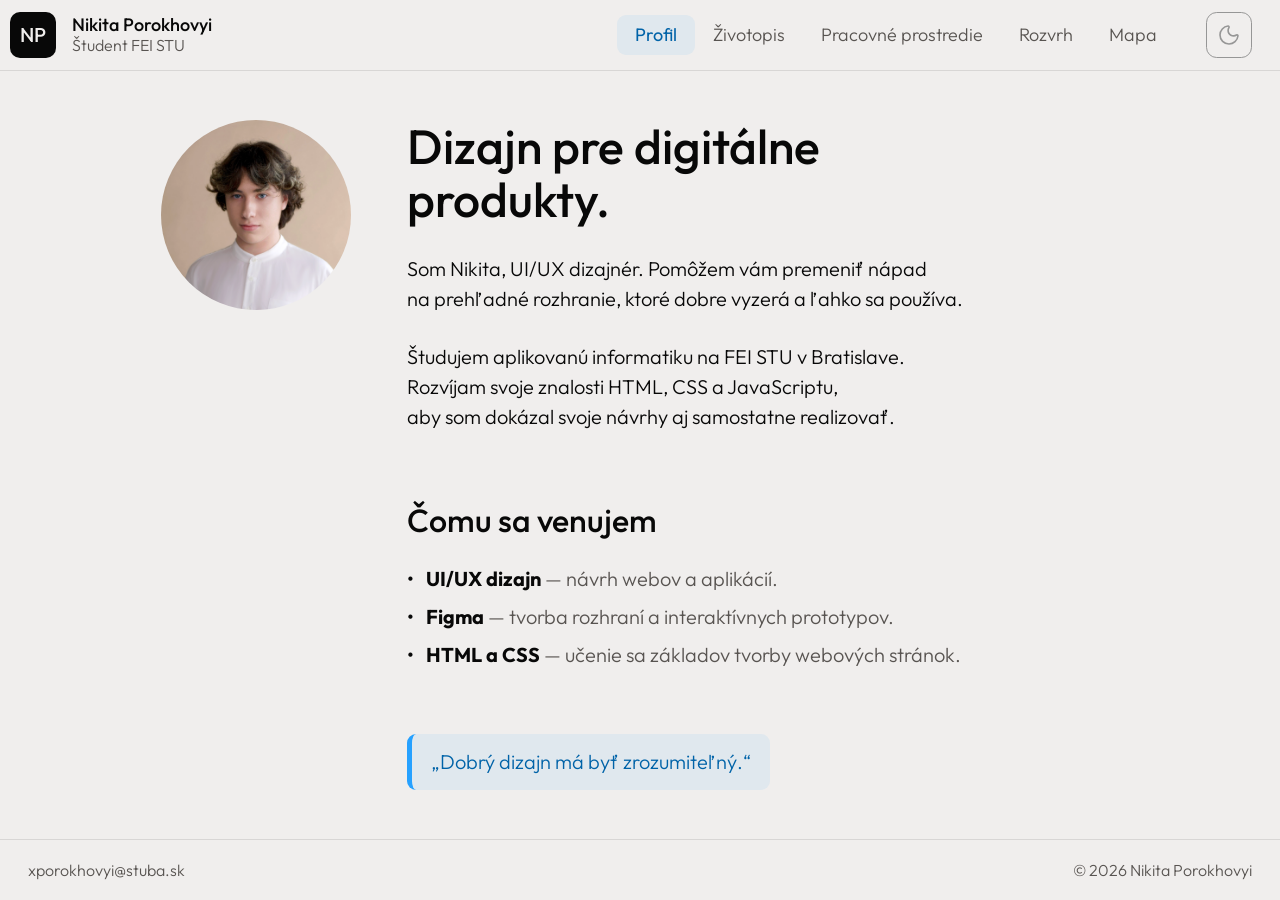
<file: Z1_Porokhovyi/index.html>
<!DOCTYPE html>
<html lang="sk">


<head>
    <meta charset="UTF-8">
    <meta name="viewport" content="width=device-width, initial-scale=1.0">
    <title>Profil · Nikita Porokhovyi</title>
    <meta name="description" content="Som Nikita Porokhovyi, UI/UX dizajnér a študent aplikovanej informatiky na FEI STU v Bratislave.">
    <script src="js/theme.js"></script>
    <link rel="stylesheet" href="css/styles.css">
    <link rel="icon" type="image/png" href="img/favicon.png">
    <meta property="og:title" content="Profil · Nikita Porokhovyi">
    <meta property="og:description" content="Osobná stránka Nikitu Porokhovyiho, študenta FEI STU a dizajnéra. Moje záujmy a zručnosti.">
    <meta property="og:image" content="https://webte1.fei.stuba.sk/~xporokhovyi/Z1_Porokhovyi/img/me.png">
</head>


<body>
    <a class="skip-link" href="#main-content">
        Preskočiť na obsah
    </a>
    <header>

        <div class = "header-flex-container">   
            
            <div class = "header-favicon-container">   
                <div class = "header-favicon">   
                    <p>NP</p>
                </div>

                <div class = "header-favicon-text">   
                    <p class = "favicon-name-text"> Nikita Porokhovyi</p>
                    <p class = "favicon-subtitle-text"> Študent FEI STU</p>
                </div>
            </div>

            <div class="header-actions">
                <input
                    class="header-menu-checkbox"
                    type="checkbox"
                    aria-label="Otvoriť navigáciu"
                >

                <nav class="header-nav-container">
                    <ul class="header-nav-list">
                        <li>
                            <a class="navigation-page-link current" href="index.html">
                                Profil
                            </a>
                        </li>
                        <li>
                            <a class="navigation-page-link" href="pages/cv.html">
                                Životopis
                            </a>
                        </li>
                        <li>
                            <a class="navigation-page-link" href="pages/workspace.html">
                                Pracovné prostredie
                            </a>
                        </li>
                        <li>
                            <a class="navigation-page-link" href="pages/schedule.html">
                                Rozvrh
                            </a>
                        </li>
                        <li>
                            <a class="navigation-page-link" href="pages/map.html">
                                Mapa
                            </a>
                        </li>
                    </ul>
                </nav>

                <button
                    class="theme-toggle"
                    id="theme-toggle"
                    type="button"
                    aria-label="Tmavý režim"
                    aria-pressed="false"
                >
                    <img
                        class="theme-icon-dark"
                        src="img/switch-to-dark-theme.svg"
                        alt=""
                        width="46"
                        height="46"
                    >
                    <img
                        class="theme-icon-light"
                        src="img/switch-to-light-theme.svg"
                        alt=""
                        width="46"
                        height="46"
                    >
                </button>
            </div>

        </div>

    </header>

    <main class="profile-page" id="main-content" tabindex="-1">
        <div class = "profile-intro"> 
            <img 
                class="profile-photo" 
                src="img/me.png" 
                alt="Nikitа Porokhovyi"
                width="190"
                height="190"
                loading="lazy"
            >

            <div class = "text-container">
                <section class = "main-title">
                    <h1>Dizajn pre digitálne produkty.</h1>
                    <p>Som Nikita, UI/UX dizajnér. Pomôžem vám premeniť nápad <br> 
                        na prehľadné rozhranie, ktoré dobre vyzerá a ľahko sa používa.</p>
                    <p>Študujem aplikovanú informatiku na FEI STU v Bratislave. <br>
                        Rozvíjam svoje znalosti HTML, CSS a JavaScriptu, <br>
                        aby som dokázal svoje návrhy aj samostatne realizovať.</p>
                </section>

                <section class="profile-skills">
                    <h2>Čomu sa venujem</h2>

                    <ul class="skills-list">
                        <li class = "line">
                            <p class = "skills-list-point">•</p> <p><strong>UI/UX dizajn</strong></p> <p class = "skill-description">— návrh webov a aplikácií.</p>
                        </li>
                        <li class = "line">
                            <p class = "skills-list-point">•</p> <p><strong>Figma</strong></p> <p class = "skill-description">— tvorba rozhraní a interaktívnych prototypov.</p>
                        </li>
                        <li class = "line">
                            <p class = "skills-list-point">•</p> <p><strong>HTML a CSS</strong></p> <p class = "skill-description">— učenie sa základov tvorby webových stránok.</p>
                        </li>
                    </ul>
                </section>

                <aside class="profile-motto">
                    <p class="motto-text">„Dobrý dizajn má byť zrozumiteľný.“</p>
                </aside>

            </div>

        </div>  
    </main>

    <footer class="site-footer">
        <address class="footer-contact">
            <a href="mailto:xporokhovyi@stuba.sk">
                xporokhovyi@stuba.sk
            </a>
        </address>

        <p class="footer-copyright">© 2026 Nikita Porokhovyi</p>
    </footer>


</body>
</html>
</file>
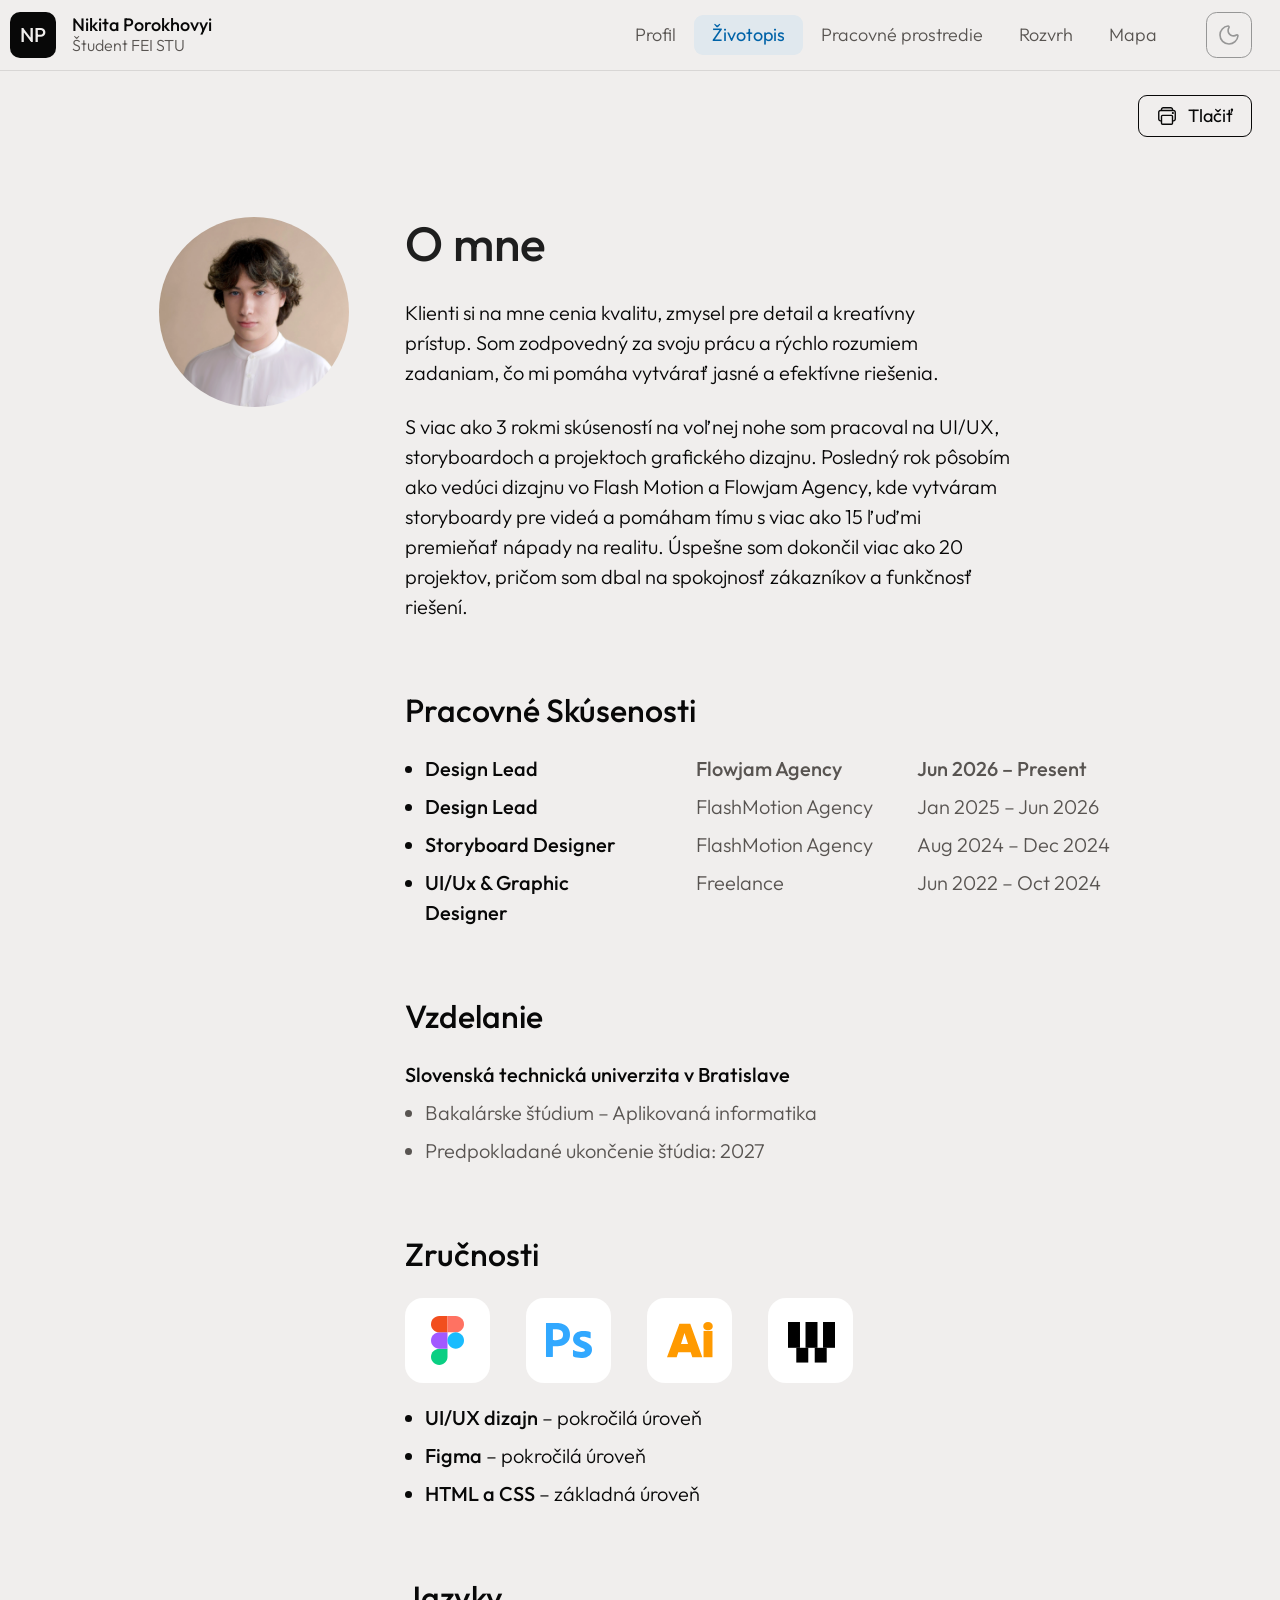
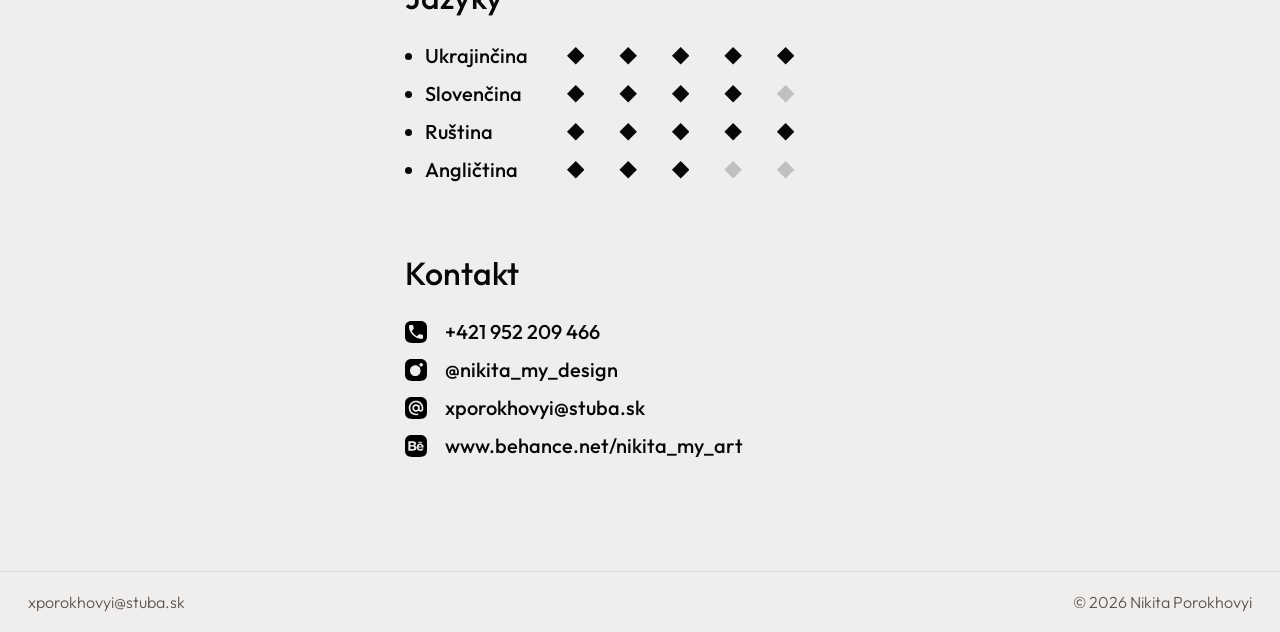
<file: Z1_Porokhovyi/pages/cv.html>
<!DOCTYPE html>
<html lang="sk">


<head>
    <meta charset="UTF-8">
    <meta name="viewport" content="width=device-width, initial-scale=1.0">
    <title>Životopis · Nikita Porokhovyi</title>
    <meta name="description" content="Predstavujem svoje vzdelanie, pracovné skúsenosti, dizajnérske zručnosti a jazykové znalosti.">
    <script src="../js/theme.js"></script>
    <link rel="stylesheet" href="../css/styles.css">
    <link rel="icon" type="image/png" href="../img/favicon.png">
    <link rel="stylesheet" href="../css/print.css" media="print">
    <meta property="og:title" content="Životopis · Nikita Porokhovyi">
    <meta property="og:description" content="Moje vzdelanie, pracovné skúsenosti, dizajnérske zručnosti a jazykové znalosti.">
    <meta property="og:image" content="https://webte1.fei.stuba.sk/~xporokhovyi/Z1_Porokhovyi/img/me.png">
</head>


<body>
    <a class="skip-link" href="#main-content">
        Preskočiť na obsah
    </a>

    <header>

        <div class = "header-flex-container">   
            
            <div class = "header-favicon-container">   
                <div class = "header-favicon">   
                    <p>NP</p>
                </div>

                <div class = "header-favicon-text">   
                    <p class = "favicon-name-text"> Nikita Porokhovyi</p>
                    <p class = "favicon-subtitle-text"> Študent FEI STU</p>
                </div>
            </div>

            <div class="header-actions">
                <input
                    class="header-menu-checkbox"
                    type="checkbox"
                    aria-label="Otvoriť navigáciu"
                >

                <nav class="header-nav-container">
                    <ul class="header-nav-list">
                        <li>
                            <a class="navigation-page-link" href="../index.html">
                                Profil
                            </a>
                        </li>
                        <li>
                            <a class="navigation-page-link current" href="cv.html">
                                Životopis
                            </a>
                        </li>
                        <li>
                            <a class="navigation-page-link" href="workspace.html">
                                Pracovné prostredie
                            </a>
                        </li>
                        <li>
                            <a class="navigation-page-link" href="schedule.html">
                                Rozvrh
                            </a>
                        </li>
                        <li>
                            <a class="navigation-page-link" href="map.html">
                                Mapa
                            </a>
                        </li>
                    </ul>
                </nav>

                <button
                    class="theme-toggle"
                    id="theme-toggle"
                    type="button"
                    aria-label="Tmavý režim"
                    aria-pressed="false"
                >
                    <img
                        class="theme-icon-dark"
                        src="../img/switch-to-dark-theme.svg"
                        alt=""
                        width="46"
                        height="46"
                    >
                    <img
                        class="theme-icon-light"
                        src="../img/switch-to-light-theme.svg"
                        alt=""
                        width="46"
                        height="46"
                    >
                </button>
            </div>

        </div>

    </header>

    <main class="cv-page" id="main-content" tabindex="-1">
        <div class="cv-top">
            <button class="cv-print-button" type="button" onclick="window.print()">
                <img src="../img/famicons_print-outline.svg" alt="" width="22" height="22">
                Tlačiť
            </button>
        </div>

        <div class="cv-content">
            <img class="cv-photo" src="../img/me.png"
                alt="Nikita Porokhovyi" width="190" height="190" loading="lazy">

            <div class="cv-text">
                <div class="cv-column">
                    <section class="cv-intro">
                        <h1>O mne</h1>
                        <div class="cv-about-text">
                            <p>Klienti si na mne cenia kvalitu, zmysel pre detail a kreatívny prístup.
                                Som zodpovedný za svoju prácu a rýchlo rozumiem zadaniam, čo mi pomáha
                                vytvárať jasné a efektívne riešenia.</p>
                            <p>S viac ako 3 rokmi skúseností na voľnej nohe som pracoval na UI/UX,
                                storyboardoch a projektoch grafického dizajnu. Posledný rok pôsobím
                                ako vedúci dizajnu vo Flash Motion a Flowjam Agency, kde vytváram storyboardy
                                pre videá a pomáham tímu s viac ako 15 ľuďmi premieňať nápady na realitu.
                                Úspešne som dokončil viac ako 20 projektov, pričom som dbal na spokojnosť
                                zákazníkov a funkčnosť riešení.</p>
                        </div>
                    </section>

                    <section class="cv-section">
                        <h2>Pracovné Skúsenosti</h2>
                        <ul class="cv-work-list">
                            <li class="cv-current-work">
                                <div class="cv-work-row">
                                    <strong>Design Lead</strong>
                                    <span class="cv-gray-text">Flowjam Agency</span>
                                    <span class="cv-gray-text">Jun 2026 – Present</span>
                                </div>
                            </li>
                            <li>
                                <div class="cv-work-row">
                                    <strong>Design Lead</strong>
                                    <span class="cv-gray-text">FlashMotion Agency</span>
                                    <span class="cv-gray-text">Jan 2025 – Jun 2026</span>
                                </div>
                            </li>
                            <li>
                                <div class="cv-work-row">
                                    <strong>Storyboard Designer</strong>
                                    <span class="cv-gray-text">FlashMotion Agency</span>
                                    <span class="cv-gray-text">Aug 2024 – Dec 2024</span>
                                </div>
                            </li>
                            <li>
                                <div class="cv-work-row">
                                    <strong>UI/Ux &amp; Graphic Designer</strong>
                                    <span class="cv-gray-text">Freelance</span>
                                    <span class="cv-gray-text">Jun 2022 – Oct 2024</span>
                                </div>
                            </li>
                        </ul>
                    </section>

                    <section class="cv-section">
                        <h2>Vzdelanie</h2>
                        <div class="cv-education">
                            <p><strong>Slovenská technická univerzita v Bratislave</strong></p>
                            <ul class="cv-education-list cv-gray-text">
                                <li>Bakalárske štúdium – Aplikovaná informatika</li>
                                <li>Predpokladané ukončenie štúdia: 2027</li>
                            </ul>
                        </div>
                    </section>
                </div>

                <div class="cv-column">
                    <section class="cv-section">
                        <h2>Zručnosti</h2>
                        <div class="cv-program-icons">
                            <img src="../img/cv-figma-logo.svg" alt="Figma" width="85" height="85">
                            <img src="../img/cv-ps-logo.svg" alt="Photoshop" width="85" height="85">
                            <img src="../img/cv-ai-logo.svg" alt="Illustrator" width="85" height="85">
                            <img src="../img/cv-weave-logo.svg" alt="Weave" width="85" height="85">
                        </div>
                        <ul class="cv-education-list">
                            <li><strong>UI/UX dizajn</strong> – pokročilá úroveň</li>
                            <li><strong>Figma</strong> – pokročilá úroveň</li>
                            <li><strong>HTML a CSS</strong> – základná úroveň</li>
                        </ul>
                    </section>

                    <section class="cv-section">
                        <h2>Jazyky</h2>
                        <ul class="cv-language-list">
                            <li>
                                <div class="cv-language-row">
                                    <strong>Ukrajinčina</strong>
                                    <span class="cv-language-level" role="img" aria-label="5 z 5">
                                        <span></span><span></span><span></span><span></span><span></span>
                                    </span>
                                </div>
                            </li>
                            <li>
                                <div class="cv-language-row">
                                    <strong>Slovenčina</strong>
                                    <span class="cv-language-level" role="img" aria-label="4 z 5">
                                        <span></span><span></span><span></span><span></span><span class="cv-level-empty"></span>
                                    </span>
                                </div>
                            </li>
                            <li>
                                <div class="cv-language-row">
                                    <strong>Ruština</strong>
                                    <span class="cv-language-level" role="img" aria-label="5 z 5">
                                        <span></span><span></span><span></span><span></span><span></span>
                                    </span>
                                </div>
                            </li>
                            <li>
                                <div class="cv-language-row">
                                    <strong>Angličtina</strong>
                                    <span class="cv-language-level" role="img" aria-label="3 z 5">
                                        <span></span><span></span><span></span><span class="cv-level-empty"></span><span class="cv-level-empty"></span>
                                    </span>
                                </div>
                            </li>
                        </ul>
                    </section>

                    <section class="cv-section">
                        <h2>Kontakt</h2>
                        <address class="cv-contact">
                            <a href="tel:+421952209466">
                                <img src="../img/phone.svg" alt="" width="22" height="22">
                                <span>+421 952 209 466</span>
                            </a>
                            <a href="https://www.instagram.com/nikita_my_design/">
                                <img src="../img/ig.svg" alt="" width="22" height="22">
                                <span>@nikita_my_design</span>
                            </a>
                            <a href="mailto:xporokhovyi@stuba.sk">
                                <img src="../img/mail.svg" alt="" width="22" height="22">
                                <span>xporokhovyi@stuba.sk</span>
                            </a>
                            <a href="https://www.behance.net/nikita_my_art">
                                <img src="../img/behance.svg" alt="" width="22" height="22">
                                <span>www.behance.net/nikita_my_art</span>
                            </a>
                        </address>
                    </section>
                </div>
            </div>
        </div>
    </main>



    <footer class="site-footer">
        <address class="footer-contact">
            <a href="mailto:xporokhovyi@stuba.sk">
                xporokhovyi@stuba.sk
            </a>
        </address>

        <p class="footer-copyright">© 2026 Nikita Porokhovyi</p>
    </footer>

</body>
</html>
</file>
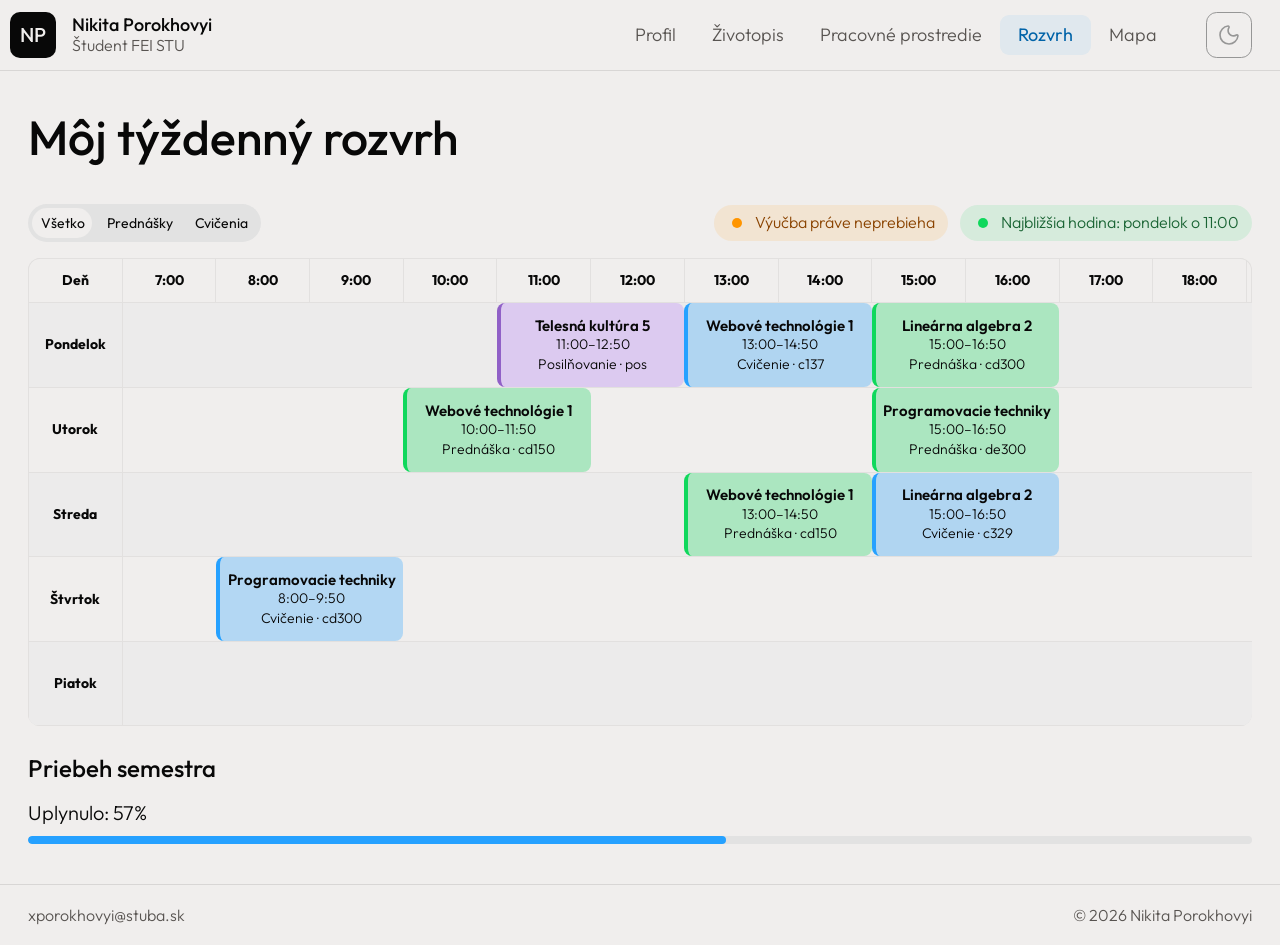
<file: Z1_Porokhovyi/pages/schedule.html>
<!DOCTYPE html>
<html lang="sk">


<head>
    <meta charset="UTF-8">
    <meta name="viewport" content="width=device-width, initial-scale=1.0">
    <title>Rozvrh · Nikita Porokhovyi</title>
    <meta name="description" content="Pozrite si môj týždenný rozvrh, najbližšiu hodinu a priebeh semestra.">
    <script src="../js/theme.js"></script>
    <link rel="stylesheet" href="../css/styles.css">
    <link rel="icon" type="image/png" href="../img/favicon.png">
    <script src="../js/script.js" defer></script>
    <meta property="og:title" content="Rozvrh · Nikita Porokhovyi">
    <meta property="og:description" content="Môj rozvrh na FEI STU s filtrovaním výučby, aktuálnou hodinou a priebehom semestra.">
    <meta property="og:image" content="https://webte1.fei.stuba.sk/~xporokhovyi/Z1_Porokhovyi/img/me.png">
</head>

<body> 
    <a class="skip-link" href="#main-content">
        Preskočiť na obsah
    </a>

    <header>

        <div class = "header-flex-container">   
            <div class = "header-favicon-container">   
                <div class = "header-favicon">   
                    <p>NP</p>
                </div>

                <div class = "header-favicon-text">   
                    <p class = "favicon-name-text"> Nikita Porokhovyi</p>
                    <p class = "favicon-subtitle-text"> Študent FEI STU</p>
                </div>
            </div>

            <div class="header-actions">
                <input
                    class="header-menu-checkbox"
                    type="checkbox"
                    aria-label="Otvoriť navigáciu"
                >

                <nav class="header-nav-container">
                    <ul class="header-nav-list">
                        <li>
                            <a class="navigation-page-link" href="../index.html">
                                Profil
                            </a>
                        </li>
                        <li>
                            <a class="navigation-page-link" href="cv.html">
                                Životopis
                            </a>
                        </li>
                        <li>
                            <a class="navigation-page-link" href="workspace.html">
                                Pracovné prostredie
                            </a>
                        </li>
                        <li>
                            <a class="navigation-page-link current" href="schedule.html">
                                Rozvrh
                            </a>
                        </li>
                        <li>
                            <a class="navigation-page-link" href="map.html">
                                Mapa
                            </a>
                        </li>
                    </ul>
                </nav>

                <button
                    class="theme-toggle"
                    id="theme-toggle"
                    type="button"
                    aria-label="Tmavý režim"
                    aria-pressed="false"
                >
                    <img
                        class="theme-icon-dark"
                        src="../img/switch-to-dark-theme.svg"
                        alt=""
                        width="46"
                        height="46"
                    >
                    <img
                        class="theme-icon-light"
                        src="../img/switch-to-light-theme.svg"
                        alt=""
                        width="46"
                        height="46"
                    >
                </button>
            </div>

        </div>

    </header>

    <main class="schedule-page" id="main-content" tabindex="-1">
            <h1>Môj týždenný rozvrh</h1>

            <div class="schedule-toolbar">
                <div class="schedule-filters">

                    <span class="filter-slider"></span>

                    <button
                        type="button"
                        data-filter="all"
                        class="selected"
                        aria-pressed="true"
                    >
                        Všetko
                    </button>

                    <button
                        type="button"
                        data-filter="lecture"
                        aria-pressed="false"
                    >
                        Prednášky
                    </button>

                    <button
                        type="button"
                        data-filter="exercise"
                        aria-pressed="false"
                    >
                        Cvičenia
                    </button>
                </div>

                <div class="study-status-container">
                    <div class="study-current-status">
                        <div class="status-point"> </div>
                        <p class="status-description">Výučba práve neprebieha</p>
                    </div>

                    <div class="next-lesson">
                        <div class="next-lesson-point"> </div>
                        <p class="next-lesson-description">Najbližšia hodina: piatok o 8:00</p>
                    </div>


                </div>


            
            </div>

<p id="schedule-status"></p>

            <div
                class="schedule-scroll-and-radius"
                tabindex="0"
                role="region"
                aria-label="Týždenný rozvrh. Na posúvanie použite šípky.">

                <table class="schedule-table">
                    <thead>
                        <tr>
                            <th>Deň</th>
                            <th>7:00</th>
                            <th>8:00</th>
                            <th>9:00</th>
                            <th>10:00</th>
                            <th>11:00</th>
                            <th>12:00</th>
                            <th>13:00</th>
                            <th>14:00</th>
                            <th>15:00</th>
                            <th>16:00</th>
                            <th>17:00</th>
                            <th>18:00</th>
                            <th>19:00</th>
                            <th>20:00</th>
                            <th>21:00</th>
                        </tr>
                    </thead>

                    <tbody>
                        <tr>
                            <th>Pondelok</th>
                            <td colspan="4"> </td>
                            <td colspan="2" style="padding: 0;">
                                <div class="exercise sport"
                                    data-day="1"
                                    data-start="11:00"
                                    data-end="12:50"
                                    data-type="exercise">
                                    
                                    <p class="bold">Telesná kultúra 5</p>
                                    11:00–12:50<br>
                                    Posilňovanie · pos
                                </div>
                            </td>

                            <td colspan="2" style="padding: 0;">
                                <div class="exercise"
                                    data-day="1"
                                    data-start="13:00"
                                    data-end="14:50"
                                    data-type="exercise">

                                    <p class="bold">Webové technológie 1</p>
                                    13:00–14:50<br>
                                    Cvičenie · c137
                                </div>
                            </td>

                            <td colspan="2" style="padding: 0;">
                                <div class="lecture"
                                    data-day="1"
                                    data-start="15:00"
                                    data-end="16:50"
                                    data-type="lecture">

                                    <p class="bold">Lineárna algebra 2</p>
                                    15:00–16:50<br>
                                    Prednáška · cd300
                                </div>
                            </td>
                            <td colspan="5"> </td>
                            
                        </tr>

                        <tr>
                            <th>Utorok</th>
                            <td colspan="3"> </td>
                            <td colspan="2" style="padding: 0;">
                                <div class="lecture"
                                    data-day="2"
                                    data-start="10:00"
                                    data-end="11:50"
                                    data-type="lecture">

                                    <p class="bold">Webové technológie 1</p>
                                    10:00–11:50<br>
                                    Prednáška · cd150
                                </div>
                            </td>
                            <td colspan="3"> </td>
                            <td colspan="2" style="padding: 0;">
                                <div class="lecture"
                                    data-day="2"
                                    data-start="15:00"
                                    data-end="16:50"
                                    data-type="lecture">

                                    <p class="bold">Programovacie techniky</p>
                                    15:00–16:50<br>
                                    Prednáška · de300
                                </div>
                            </td>
                            <td colspan="5"> </td>
                        </tr>
                        
                        <tr>
                            <th>Streda</th>
                            <td colspan="6"> </td>
                            <td colspan="2" style="padding: 0;">
                                <div class="lecture"
                                    data-day="3"
                                    data-start="13:00"
                                    data-end="14:50"
                                    data-type="lecture">

                                    <p class="bold">Webové technológie 1</p>
                                    13:00–14:50<br>
                                    Prednáška · cd150
                                </div>
                            </td>
                            <td colspan="2" style="padding: 0;">
                                <div class="exercise"
                                    data-day="3"
                                    data-start="15:00"
                                    data-end="16:50"
                                    data-type="exercise">

                                    <p class="bold">Lineárna algebra 2</p>
                                    15:00–16:50<br>
                                    Cvičenie · c329
                                </div>
                            </td>
                            <td colspan="5"> </td>
                        </tr>
                        <tr>
                            <th>Štvrtok</th>
                            <td> </td>
                            <td colspan="2" style="padding: 0;">
                                <div class="exercise"
                                    data-day="4"
                                    data-start="8:00"
                                    data-end="9:50"
                                    data-type="exercise">
                                    
                                    <p class="bold">Programovacie techniky</p>
                                    8:00–9:50<br>
                                    Cvičenie · cd300
                                </div>
                            </td>
                            <td colspan="12"> </td>
                        </tr>
                        <tr>
                            <th>Piatok</th>
                            <td colspan="15" style="height: 59px;"> </td>            
                        </tr>

                    </tbody>
                </table>
            </div>

            <div class="semester-progress">
                <h2>Priebeh semestra</h2>
                <p>
                    Uplynulo:
                    <span class="semester-percent">0%</span>
                </p>

                <div class="semester-bar">
                    <div class="semester-bar-fill"></div>
                </div>
            </div>
            
        </main>
    <footer class="site-footer">
        <address class="footer-contact">
            <a href="mailto:xporokhovyi@stuba.sk">xporokhovyi@stuba.sk</a>
        </address>

        <p class="footer-copyright">© 2026 Nikita Porokhovyi</p>
    </footer>


</body>
</html>
</file>
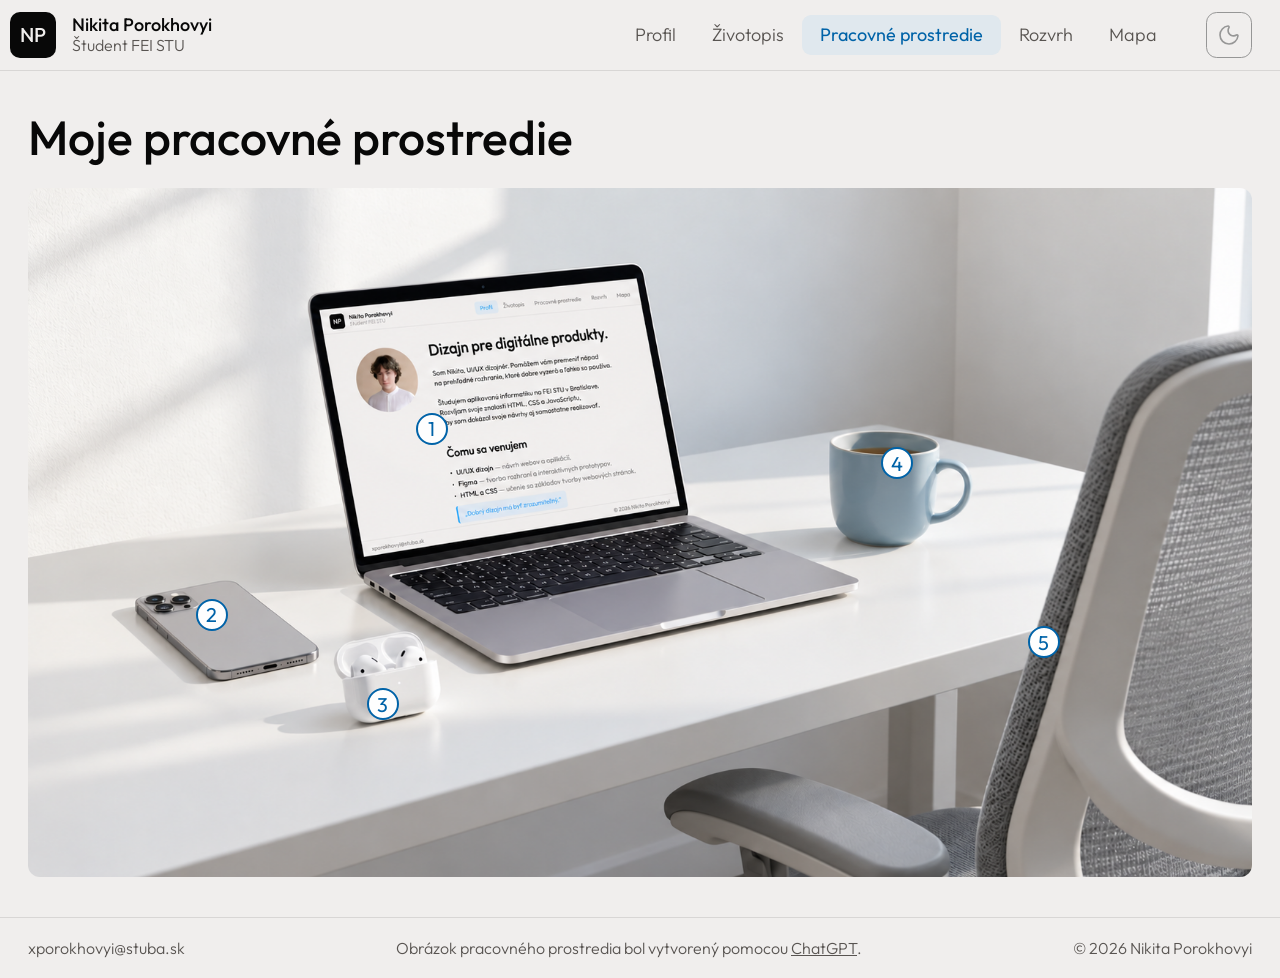
<file: Z1_Porokhovyi/pages/workspace.html>
<!DOCTYPE html>
<html lang="sk">


<head>
    <meta charset="UTF-8">
    <meta name="viewport" content="width=device-width, initial-scale=1.0">
    <title>Pracovné prostredie · Nikita Porokhovyi</title>
    <meta name="description" content="Ukazujem svoje pracovné prostredie a pomôcky, ktoré používam pri dizajne a programovaní.">
    <script src="../js/theme.js"></script>
    <link rel="stylesheet" href="../css/styles.css">
    <link rel="icon" type="image/png" href="../img/favicon.png">
    <meta property="og:title" content="Pracovné prostredie · Nikita Porokhovyi">
    <meta property="og:description" content="Moje pracovné prostredie s interaktívnymi bodmi a popisom vybavenia.">
    <meta property="og:image" content="https://webte1.fei.stuba.sk/~xporokhovyi/Z1_Porokhovyi/img/me.png">
</head>

<body> 
    <a class="skip-link" href="#main-content">
        Preskočiť na obsah
    </a>
    <header>
        <div class = "header-flex-container">   
            <div class = "header-favicon-container">   
                <div class = "header-favicon">   
                    <p>NP</p>
                </div>

                <div class = "header-favicon-text">   
                    <p class = "favicon-name-text"> Nikita Porokhovyi</p>
                    <p class = "favicon-subtitle-text"> Študent FEI STU</p>
                </div>
            </div>

            <div class="header-actions">
                <input
                    class="header-menu-checkbox"
                    type="checkbox"
                    aria-label="Otvoriť navigáciu"
                >

                <nav class="header-nav-container">
                    <ul class="header-nav-list">
                        <li>
                            <a class="navigation-page-link" href="../index.html">
                                Profil
                            </a>
                        </li>
                        <li>
                            <a
                                class="navigation-page-link"
                                href="cv.html"
                            >
                                Životopis
                            </a>
                        </li>
                        <li>
                            <a class="navigation-page-link current" 
                                href="workspace.html"
                                aria-current="page">
                                Pracovné prostredie
                            </a>
                        </li>
                        <li>
                            <a class="navigation-page-link" 
                                href="schedule.html">
                                Rozvrh
                            </a>
                        </li>
                        <li>
                            <a class="navigation-page-link" 
                                href="map.html">
                                Mapa
                            </a>
                        </li>
                    </ul>
                </nav>

                <button
                    class="theme-toggle"
                    id="theme-toggle"
                    type="button"
                    aria-label="Tmavý režim"
                    aria-pressed="false"
                >
                    <img
                        class="theme-icon-dark"
                        src="../img/switch-to-dark-theme.svg"
                        alt=""
                        width="46"
                        height="46"
                    >
                    <img
                        class="theme-icon-light"
                        src="../img/switch-to-light-theme.svg"
                        alt=""
                        width="46"
                        height="46"
                    >
                </button>
            </div>

        </div>

    </header>


    <main class="workspace-page" id="main-content" tabindex="-1">
        <h1>Moje pracovné prostredie</h1>
        <div class="workspace-image">
            <img
                src="../img/my_workspace.png"
                alt="Pracovný stôl s MacBookom Air, iPhonom, AirPods, modrou šálkou a ergonomickým kreslom"
            >

            <div class="workspace-point laptop-point">
                <button type="button" aria-label="MacBook Air M1" aria-describedby="laptop-description">1</button>
                <div class="point-description" id="laptop-description">
                    <h2>MacBook Air M1</h2>
                    <p>Používam ho na tvorbu návrhov vo Figme,
                        programovanie a prácu na webových projektoch.</p>
                </div>
            </div>

            <div class="workspace-point phone-point">
                <button type="button" aria-label="iPhone 15 Pro Max" aria-describedby="phone-description">2</button>
                <div class="point-description" id="phone-description">
                    <h2>iPhone 15 Pro Max</h2>
                    <p>Testujem na ňom, ako sa moje webové stránky
                    správajú na menšom displeji.</p>
                </div>
            </div>

            <div class="workspace-point airpods-point">
                <button type="button" aria-label="AirPods Pro 2" aria-describedby="airpods-description">3</button>
                <div class="point-description" id="airpods-description">
                    <h2>AirPods Pro 2</h2>
                    <p>Pomáhajú mi sústrediť sa pri práci
                        a nerušene komunikovať s tímom.</p>
                </div>
            </div>

            <div class="workspace-point cup-point point-left">
                <button type="button" aria-label="Modrá šálka s čajom" aria-describedby="cup-description">4</button>
                <div class="point-description" id="cup-description">
                    <h2>Modrá šálka s čajom</h2>
                    <p>Krátka prestávka pri čaji mi pomáha
                        udržať pozornosť počas dlhšej práce.</p>
                </div>
            </div>

            <div class="workspace-point chair-point point-left">
                <button type="button" aria-label="Ergonomické kreslo" aria-describedby="chair-description">5</button>
                <div class="point-description" id="chair-description">
                    <h2>Ergonomické kreslo</h2>
                    <p>Poskytuje mi pohodlie pri dlhšom
                        sedení pri počítači.</p>
                </div>
            </div>
            
        </div>

    
    </main>


    <footer class="site-footer">
        <address class="footer-contact">
            <a href="mailto:xporokhovyi@stuba.sk">xporokhovyi@stuba.sk</a>
        </address>

        <span>Obrázok pracovného prostredia bol vytvorený pomocou
            <a href="https://chatgpt.com/">ChatGPT</a>.
        </span>

        <p class="footer-copyright">© 2026 Nikita Porokhovyi</p>
    </footer>


</body>
</html>
</file>
<file: Z1_Porokhovyi/css/styles.css>
@font-face {
    font-family: "Outfit";
    src: url(../fonts/Outfit-Light.woff2) format("woff2");
    font-weight: 300;
    font-style: normal;
    font-display: swap;
}

@font-face {
    font-family: "Outfit";
    src: url(../fonts/Outfit-Regular.woff2) format("woff2");
    font-weight: 400;
    font-style: normal;
    font-display: swap;
}

@font-face {
    font-family: "Outfit";
    src: url(../fonts/Outfit-Medium.woff2) format("woff2");
    font-weight: 500;
    font-style: normal;
    font-display: swap;
}

@font-face {
    font-family: "Outfit";
    src: url(../fonts/Outfit-SemiBold.woff2) format("woff2");
    font-weight: 600;
    font-style: normal;
    font-display: swap;
}

@font-face {
    font-family: "Outfit";
    src: url(../fonts/Outfit-Bold.woff2) format("woff2");
    font-weight: 700;
    font-style: normal;
    font-display: swap;
}

@font-face {
    font-family: "Outfit";
    src: url(../fonts/Outfit-ExtraBold.woff2) format("woff2");
    font-weight: 800;
    font-style: normal;
    font-display: swap;
}

:root{
     color-scheme: light;
    --white: #fefefe;
    --black: #080808;
    --motto-bg: rgba(38, 161, 255, 0.08);
    --line-color: rgba(0, 0, 0, 0.10);
    --status-bg: rgba(245, 211, 166, 0.38);
    --next-lesson-bg: #D6EBDC;
    --cv-heading-color: #1E1E1E;
    --cv-muted-color: rgba(0, 0, 0, 0.6);
    --text-color: #080808;
    --bg-color: #F0EEED;
    --blue: #26A1FF;
    --button-hover: #e2e0df;
    --button-active: #E0E8EE; 
    --schedule-border: #E2E0DF;
    --exercise-bg: rgba(38, 161, 255, 0.30);
    --lecture-bg: #ABE6C0; 
    --lecture-border: #0FD85C;
    --table-gray-bg: #ECEBEB;
    --current-lesson-border: #FF9500;
    --current-lesson-bg: #F5D3A6;
    --schedule-filter: #e2e2e2;
    --map-border: rgba(0, 0, 0, 0.12);
    --map-muted: #707070;
    --map-panel: #ffffff;
    --map-place: #ad5b08;
    --map-distance-div: #e6f4ff;
    --map-placeholder: #cbcbcb;
    --sport-bg: #dccaf0;
    --sport-border: #9060c7;
    --radius: 9px;
    --space: 8px;
    --accent-text: #0063a8;
    --on-accent: #fefefe;
    --muted-text: #585451;
    --focus-color: #0063a8;
    --status-text: #8a4300;
    --next-lesson-text: #1a6434;
    --cv-muted-color: var(--muted-text);
    --map-muted: var(--muted-text);
    --map-placeholder: var(--muted-text);
    --pin-text: #fefefe;
    --school-pin-bg: #1263a6;
    --home-pin-bg: #333333;
    --place-pin-bg: #8a4600;

}

p {
    color: var(--text-color);
    font-family: "Outfit";
    font-size: 20px;
    font-style: normal;
    font-weight: 300;
    line-height: 150%;
    margin: 0;
}

h1  {
    color: var(--text-color);
    font-family: "Outfit";
    font-size: 48px;
    font-style: normal;
    font-weight: 500;
    line-height: 110%;
    margin: 0;
}

h2 {
    color: var(--text-color);
    font-family: "Outfit";
    font-size: 32px;
    font-style: normal;
    font-weight: 500;
    line-height: 150%;
    margin: 0;
}

body {
    margin: 0;
    background-color: var(--bg-color);
    min-height: 100vh;
    display: flex;
    flex-direction: column;
}


main {
    flex: 1;
    display: flex;
    align-items: center;
    justify-content: center;
    

    padding: 40px 249px 40px 162px;
    
}


.profile-intro {
    width: 100%;
    display: flex;
    align-items: flex-start;
    justify-content: center;
    gap: 56px;

}

.profile-photo{
    width: 190px;
    height: 190px;
    border-radius: 100%;
}

.text-container{
    display: flex;
    width: 625px;
    flex-direction: column;
    align-items: flex-start;
    gap: 64px;
}

.text-container .main-title{
    display: flex;
    flex-direction: column;
    align-items: flex-start;
    gap: 28px;
    align-self: stretch;
}


.profile-skills{
    display: flex;
    width: 625px;
    flex-direction: column;
    align-items: flex-start;
    gap: 20px;
}

.skills-list{
    display: flex;
    flex-direction: column;
    align-items: flex-start;
    gap: var(--space);
    align-self: stretch;

    margin: 0;
    padding: 0;

    list-style: none;
    text-decoration: none;
}

.line{
    display: flex;
    align-items: center;
    gap: 4px;
}

.skills-list-point{
    width: 15px;
    font-weight: 500;
    line-height: 150%; /* 30px */   

}

.skill-description{
    opacity: 0.6;
}


.profile-motto{
    display: flex;
    padding: 13px 19px;
    justify-content: center;
    align-items: center;
    gap: 10px;

    border-radius: var(--radius);
    border-left: 5px solid var(--blue);
    background: var(--motto-bg);
}

.motto-text{
    margin: 0;
    color: var(--blue);
}




.header-flex-container{
    display: flex;
    justify-content: space-between;
    align-items: center;
    width: 100%;
    height: 70px;
    border-bottom: 1px solid var(--line-color);
    background: var(--bg-color);
}

.header-favicon-container{
    display: flex;
    align-items: center;
    padding: 10px;
}

.header-nav-list{
    display: flex;
    margin: 0;
}

.header-favicon{
    display: flex;
    width: 46px;
    height: 46px;
    justify-content: center;
    align-items: center;
    background: var(--text-color);
    color: var(--bg-color);
    border-radius: 10px;
}
.header-favicon p{
    color: var(--bg-color);
    font-weight: 500;
}

.header-favicon-text{
    padding: 0 0 0 16px;
}


.favicon-name-text{
    font-size: 18px;
    font-style: normal;
    font-weight: 500;
    line-height: 110%; /* 19.8px */
    margin: 0 0 2px 0;
}

.favicon-subtitle-text{
    font-size: 16px;
    font-style: normal;
    font-weight: 300;
    line-height: 110%; /* 17.6px */
    opacity: 0.4;
    margin: 2px 0 0 0
}

.navigation-page-link{
      
    color: var(--text-color);
    opacity: 0.6;
    display: block;

    padding: 10px 18px;

    font-family: "Outfit";
    font-size: 18px;
    font-style: normal;
    font-weight: 300;

    line-height: 110%;
    text-decoration: none;

    background-color: transparent;

}

.navigation-page-link:hover{
      
    color: var(--text-color);
    opacity: 0.6;
    display: block;

    padding: 10px 18px;
    border-radius: var(--radius);

    font-family: "Outfit";
    font-size: 18px;
    font-style: normal;
    font-weight: 300;

    line-height: 110%;
    text-decoration: none;

    background-color: var(--button-hover);

}

.navigation-page-link.current{
      
    color: var(--blue);
    opacity: 1;
    display: block;

    padding: 10px 18px;
    border-radius: var(--radius);

    font-family: "Outfit";
    font-size: 18px;
    font-style: normal;
    font-weight: 400;

    line-height: 110%;
    text-decoration: none;

    background-color: var(--button-active);

}


.header-nav-list{
    display: flex;
    padding: 16px;
    list-style: none;
}


.site-footer {
    display: flex;
    justify-content: space-between;
    align-items: center;

    padding: 18px 28px;
    border-top: 1px solid var(--line-color);

    background-color: var(--bg-color);
}

.footer-contact a{
    font-family: "Outfit";
    font-size: 16px;
    font-style: normal;
    font-weight: 300;
    line-height: 150%; /* 24px */

    color: var(--text-color);
    opacity: 0.6;
    text-decoration: none;
}

.footer-copyright {
    color: var(--text-color);
    opacity: 0.6;
    font-size: 16px;
    font-style: normal;
    font-weight: 300;
    line-height: 150%;
}


.schedule-page {
    display: block;
    margin: 0;
    padding: 40px 28px;
}
.schedule-page h1{
    margin-bottom: 40px;
}

.schedule-scroll-and-radius {
    overflow-x: auto;
    border-radius: 12px;
    box-shadow: inset 0 0 0 1px var(--schedule-border); /* inside stroke like in figma*/
    

}

.schedule-table{
    width: 100%;
    min-width: 1500px;
    table-layout: fixed;
    border-collapse: collapse;

    color: var(--text-color);
    background-color: transparent;
    font-family: "Outfit";
    font-weight: 300;
    font-size: 14px;
    line-height: 130%;
}

.schedule-table tbody tr:nth-child(odd) {
    background-color: var(--table-gray-bg);
}

.schedule-table tbody tr:nth-child(even) {
    background-color: var(--bg-color);
}

.schedule-table th{
    border: 1px solid var(--schedule-border);
    padding: 12px 6px;
}


.schedule-table td {
    border: 1px solid var(--schedule-border);
    border-width: 1px 0 1px 0px;
    padding: 12px 6px;
}

.schedule-table {
    font-size: 14px;
    line-height: 140%;
}

.exercise{
    text-align: center;
    padding: 12.5px 7px;  
    border-radius: 8px;
    border-left: 4px solid var(--blue);
    background: var(--exercise-bg);
}

.exercise p {
    margin: 0;
    font-size: 15px;
    line-height: 130%;
}

.exercise .bold {
    font-weight: 600;
}

.lecture{
    text-align: center;
    padding: 12.5px 7px;  
    border-radius: 8px;
    border-left: 4px solid var(--lecture-border);
    background: var(--lecture-bg);
}

.lecture p {
    margin: 0;
    font-size: 15px;
    line-height: 130%;
}

.lecture .bold {
    font-weight: 600;
}


.current-lesson {
    border-left: 4px solid var(--current-lesson-border);
    background: var(--current-lesson-bg);
}


.schedule-toolbar {
    display: flex;
    justify-content: space-between;
    align-items: center;
    margin-bottom: 16px;
}

.schedule-filters {
    position: relative;
    display: flex;
    align-items: center;
    gap: 4px;
    padding: 4px;
    border-radius: 210px;
    background: var(--schedule-filter);
}

.schedule-filters button {
    position: relative;
    z-index: 1;

    border: none;
    background: transparent;
    padding: 5px 9px;
    border-radius: 130px;

    font-family: "Outfit";
    font-size: 14px;
    line-height: 20px;
    color: var(--text-color);

    cursor: pointer;
}

.filter-slider {
    position: absolute;
    top: 4px;
    left: 4px;
    height: 30px;
    width: 60px;

    background: var(--bg-color);
    border-radius: 130px;
    pointer-events: none;

    transition: left 0.25s, width 0.25s;
}

.study-current-status{
    display: flex;
    padding: 5px 9px;
    align-items: center;
    gap: 4px;

    border-radius: 210px;
    background: var(--status-bg);
}

.status-point{
    width: 10px;
    height: 10px;
    margin: 5px 9px;

    
    border-radius: 130px;
    background: var(--current-lesson-border);

}

.status-description{
    color: var(--current-lesson-border);
    text-align: center;
    font-family: "Outfit";
    font-size: 16px;
    font-style: normal;
    font-weight: 300;
    line-height: 150%;
    margin-right: 4px;
    margin-bottom: 2px;
}

.study-status-container{
    display: flex;
    align-items: center;
    gap: 12px;
}

.next-lesson{
    display: flex;
    padding: 5px 9px;
    align-items: center;
    gap: 4px;

    border-radius: 210px;
    background: var(--next-lesson-bg);
}

.next-lesson-point{
    width: 10px;
    height: 10px;
    margin: 5px 9px;

    
    border-radius: 130px;
    background: var(--lecture-border);

}

.next-lesson-description{
    color: var(--lecture-border);
    text-align: center;
    font-family: "Outfit";
    font-size: 16px;
    font-style: normal;
    font-weight: 300;
    line-height: 150%;
    margin-right: 4px;
    margin-bottom: 2px;
}

.semester-progress p{
    margin-top: 12px;
    margin-bottom: 8px;
}

.semester-bar {
    width: 100%;
    height: 8px;
    background: var(--schedule-filter);
    border-radius: 100px;
    overflow: hidden;
}

.semester-bar-fill {
    width: 0;
    height: 100%;
    background: var(--blue);
    border-radius: 100px;
}

.workspace-page {
    display: block;
    margin: 0;
    padding: 40px 28px;
}

.workspace-image {
    position: relative;
    width: 100%;
    margin-top: 24px;
}

.workspace-image img {
    display: block;
    width: 100%;
    height: auto;
    border-radius: 12px;
    overflow: hidden;
}

.workspace-point {
    position: absolute;
    width: 32px;
    height: 32px;

    transform: translate(-50%, -50%);
}

.laptop-point {
    left: 33%;
    top: 35%;
}

.phone-point {
    left: 15%;
    top: 62%;
}

.airpods-point {
    left: 29%;
    top: 75%;
}

.cup-point {
    left: 71%;
    top: 40%;
}

.chair-point {
    left: 83%;
    top: 66%;
}

.workspace-point button {
    width: 32px;
    height: 32px;
    padding: 0;

    border: 2px solid var(--blue);
    border-radius: 100%;
    background: var(--white);

    color: var(--blue);
    font-family: "Outfit";
    font-size: 20px;
    cursor: pointer;
}

.workspace-point button:hover,
.workspace-point button:focus {
    background: var(--blue);
    color: var(--white);
}

.point-description {
    position: absolute;
    left: 40px;
    top: 50%;
    transform: translateY(-50%);

    width: 240px;
    padding: 16px 20px;
    box-sizing: border-box;

    background: var(--white);
    border: 1px solid var(--schedule-border);
    border-radius: 12px;

    opacity: 0;
    visibility: hidden;
    transition: opacity 0.25s, visibility 0.25s;
}

.point-description h2 {
    font-size: 18px;
    line-height: 130%;
    margin-bottom: 6px;
}

.point-description p {
    font-size: 16px;
    line-height: 130%;
}

.workspace-point:hover .point-description,
.workspace-point:focus-within .point-description {
    opacity: 1;
    visibility: visible;
}

.workspace-point:hover,
.workspace-point:focus-within {
    z-index: 10;
}

.point-left .point-description {
    left: auto;
    right: 40px;
}

@media (max-width: 768px) {
    .workspace-page {
        padding: 24px 16px;
    }

    .workspace-image {
        margin-bottom: 180px;
    }

    .workspace-point {
        position: static;
        width: auto;
        height: 0;
        transform: none;
    }

    .workspace-point button {
        position: absolute;
        transform: translate(-50%, -50%);
    }

    .laptop-point button {
        left: 33%;
        top: 35%;
    }

    .phone-point button {
        left: 15%;
        top: 62%;
    }

    .airpods-point button {
        left: 29%;
        top: 75%;
    }

    .cup-point button {
        left: 71%;
        top: 40%;
    }

    .chair-point button {
        left: 83%;
        top: 66%;
    }

    .workspace-image .point-description {
        top: 100%;
        left: 0;
        right: 0;
        transform: none;

        width: 100%;
        height: 160px;
        margin-top: 12px;
        overflow: auto;
    }

    .workspace-image:not(:has(.workspace-point:hover, .workspace-point:focus-within))
    .laptop-point .point-description {
        opacity: 1;
        visibility: visible;
    }

    .workspace-image:has(.workspace-point:hover)
    .workspace-point:not(:hover) .point-description {
        opacity: 0;
        visibility: hidden;
    }
}




.cv-page {
    display: block;
    margin: 0;
    padding: 24px 28px 110px;
    font-family: "Outfit";
    color: var(--text-color);
}

.cv-top {
    display: flex;
    justify-content: flex-end;
}

.cv-print-button {
    display: flex;
    align-items: center;
    gap: 10px;
    padding: 9px 17px;
    border: 1px solid var(--text-color);
    border-radius: var(--radius);
    background: transparent;
    color: var(--text-color);
    font-family: "Outfit";
    font-size: 18px;
    font-weight: 400;
    line-height: 22px;
    cursor: pointer;
}

.cv-print-button:hover {
    background: var(--button-hover);
}

.cv-print-button:focus-visible,
.cv-contact a:focus-visible {
    outline: 2px solid var(--blue);
    outline-offset: 4px;
}

.cv-print-button img {
    width: 22px;
    height: 22px;
}

.cv-content {
    display: flex;
    align-items: flex-start;
    gap: 56px;
    max-width: 962px;
    margin: 80px auto 0;
}

.cv-photo {
    display: block;
    width: 190px;
    height: 190px;
    border-radius: 50%;
    object-fit: cover;
    flex-shrink: 0;
}

.cv-text {
    display: flex;
    flex-direction: column;
    gap: 64px;
    flex: 1;
    min-width: 0;
}

.cv-page h1 {
    margin: 0;
    color: var(--cv-heading-color);
    font-size: 48px;
    font-weight: 500;
    line-height: 1.1;
}

.cv-page h2 {
    margin: 0;
    color: var(--black);
    font-size: 32px;
    font-weight: 500;
    line-height: 1.5;
}

.cv-page p {
    margin: 0;
    font-size: 20px;
    font-weight: 300;
    line-height: 1.5;
}

.cv-page strong {
    color: var(--text-color);
    font-weight: 500;
}

.cv-page .cv-gray-text {
    color: var(--cv-muted-color);
}

.cv-intro {
    display: flex;
    flex-direction: column;
    gap: 28px;
}

.cv-about-text {
    display: flex;
    flex-direction: column;
    gap: 24px;
    width: 607px;
    max-width: 100%;
}

.cv-about-text p:first-child {
    width: 567px;
    max-width: 100%;
}

.cv-section {
    display: flex;
    flex-direction: column;
    gap: 20px;
}

.cv-work-list {
    display: flex;
    flex-direction: column;
    gap: var(--space);
    margin: 0;
    padding-left: 20px;
    color: var(--text-color);
    font-size: 20px;
    font-weight: 300;
    line-height: 1.5;
}

.cv-work-row {
    display: grid;
    grid-template-columns: 229px 179px auto;
    gap: 42px;
}

.cv-current-work span {
    font-weight: 500;
}

.cv-education {
    display: flex;
    flex-direction: column;
    gap: var(--space);
}

.cv-education-list {
    display: flex;
    flex-direction: column;
    gap: var(--space);
    margin: 0;
    padding-left: 20px;
    font-size: 20px;
    font-weight: 300;
    line-height: 1.5;
}

.cv-program-icons {
    display: flex;
    flex-wrap: wrap;
    gap: 36px;
}

.cv-program-icons img {
    display: block;
    width: 85px;
    height: 85px;
    object-fit: contain;
}


.cv-language-list {
    display: flex;
    flex-direction: column;
    gap: var(--space);
    margin: 0;
    padding-left: 20px;
    color: var(--text-color);
    font-size: 20px;
    line-height: 1.5;
}

.cv-language-row {
    display: flex;
    align-items: center;
    gap: 42px;
}

.cv-language-list strong {
    width: 100px;
    flex-shrink: 0;
}

.cv-language-level {
    display: flex;
    align-items: center;
    gap: 35px;
    height: 30px;
}

.cv-language-level span {
    display: block;
    width: 17.48px;
    height: 17.48px;
    background: var(--text-color);
    clip-path: polygon(50% 0, 100% 50%, 50% 100%, 0 50%);
}

.cv-language-level .cv-level-empty {
    opacity: 0.2;
}

.cv-contact {
    display: flex;
    flex-direction: column;
    gap: 8.23px;
    font-style: normal;
}

.cv-contact a {
    display: flex;
    align-items: center;
    gap: 18px;
    color: var(--text-color);
    font-size: 20px;
    font-weight: 500;
    line-height: 1.5;
    text-decoration: none;
}

.cv-contact a:hover {
    color: var(--blue);
}

.cv-contact a span {
    min-width: 0;
    overflow-wrap: anywhere;
}

.cv-contact img {
    width: 22px;
    height: 22px;
    flex-shrink: 0;
}

.cv-pdf-frame {
    position: fixed;
    left: -10000px;
    width: 1px;
    height: 1px;
    border: 0;
}

@media (max-width: 1050px) {
    .cv-work-row {
        grid-template-columns: 1fr;
        gap: 2px;
    }

    .cv-work-list {
        gap: 20px;
    }
}

@media (max-width: 750px) {
    .cv-column {
        gap: 40px;
    }

    .cv-page {
        padding: 24px 20px 60px;
    }

    .cv-content {
        flex-direction: column;
        margin-top: 40px;
    }

    .cv-text {
        width: 100%;
        gap: 40px;
    }

    .cv-page h1 {
        font-size: 36px;
    }

    .cv-page h2 {
        font-size: 28px;
    }

    .cv-page p,
    .cv-education-list {
        font-size: 18px;
    }

    .cv-program-icons {
        gap: 16px;
    }

    .cv-program-icons img {
        width: 64px;
        height: 64px;
    }

    .cv-work-list,
    .cv-language-list,
    .cv-contact a {
        font-size: 18px;
    }

    .cv-language-row {
        gap: 16px;
    }

    .cv-language-level {
        gap: 14px;
    }
}







.map-page {
    display: block;
    padding: 48px 28px 64px;

    background: var(--bg-color);
    color: var(--text-color);

    font-family: "Outfit";
}

.map-container {
    width: 100%;
    max-width: 1120px;
    margin: 0 auto;
}

.map-intro {
    max-width: 700px;
    margin-bottom: 36px;
}

.map-intro h1 {
    margin: 0 0 20px;

    font-family: "Outfit";
    font-size: 52px;
    font-weight: 500;
    line-height: 110%;
}

.map-intro p {
    margin: 0;

    color: var(--map-muted);

    font-family: "Outfit";
    font-size: 20px;
    font-weight: 300;
    line-height: 150%;
}

.map-layout {
    display: grid;
    grid-template-columns: minmax(0, 1fr) 320px;
    gap: 36px;
    align-items: start;
}

.map-section {
    min-width: 0;
}

.map-heading {
    display: flex;
    align-items: center;
    justify-content: space-between;

    margin-bottom: 16px;
}

.map-heading h2,
.map-controls h2 {
    margin: 0;

    font-family: "Outfit";
    font-size: 28px;
    font-weight: 500;
    line-height: 110%;
}

#interactive-map {
    width: 100%;
    height: 520px;

    border: 1px solid var(--map-border);
    border-radius: 10px;

    background: var(--bg-color);

    font-family: "Outfit";
}

.map-legend {
    display: flex;
    flex-wrap: wrap;
    gap: 12px 24px;

    margin: 16px 0 10px;

    font-family: "Outfit", Arial;
    font-size: 14px;
}

.map-legend > span {
    display: flex;
    align-items: center;
    gap: var(--space);
}

.legend-dot {
    display: block;
    width: 9px;
    height: 9px;

    border-radius: 50%;
}

.legend-school {
    background: var(--blue);
}

.legend-home {
    background: var(--text-color);
}

.legend-place {
    background: var(--map-place);
}

.map-help,
.map-sources,
.map-message {
    color: var(--map-muted);

    font-family: "Outfit";
    font-size: 14px;
    font-weight: 300;
    line-height: 150%;
}

.map-sources a {
    color: var(--blue);
}

.map-controls {
    padding: 24px;

    border: 1px solid var(--map-border);
    border-radius: 10px;

    background: var(--map-panel);
}

.map-page button,
.map-page input,
.map-page select {
    box-sizing: border-box;

    font-family: "Outfit";
}

.map-page button {
    cursor: pointer;
}

.map-page button:disabled,
.map-page input:disabled,
.map-page select:disabled {
    cursor: default;
}

.place-form {
    display: flex;
    flex-direction: column;
    gap: var(--space);

    margin-top: 24px;
}

.place-form label,
.route-controls label,
.route-controls legend {
    color: var(--text-color);

    font-family: "Outfit";
    font-size: 16px;
    font-weight: 400;
}

.place-form input,
.route-controls select {
    width: 100%;
    min-height: 44px;
    padding: 10px 12px;

    border: 1px solid var(--map-border);
    border-radius: 8px;

    color: var(--text-color);
    background: var(--map-panel);

    font-family: "Outfit";
    font-size: 16px;
}

.place-form input::placeholder {
    color: var(--map-placeholder);
}

.place-form input:disabled,
.route-controls select:disabled {
    color: var(--map-muted);
    background: var(--bg-color);
}

.map-main-button,
.target-button {
    min-height: 44px;
    padding: 10px 14px;

    border: 0;
    border-radius: 8px;

    color: var(--blue);
    background: var(--map-distance-div);

    font-family: "Outfit";
    font-size: 16px;
}

.map-main-button:hover,
.target-button:hover {
    background: var(--button-hover);
}

.map-main-button:disabled {
    color: var(--map-muted);
    background: var(--button-hover);
}

.route-controls {
    margin-top: 28px;
    padding-top: 24px;

    border-top: 1px solid var(--map-border);
}


.route-controls fieldset {
    padding: 0;
    margin: 20px 0;

    border: 0;
}

.route-controls legend {
    margin-bottom: 8px;
}

.target-buttons {
    display: flex;
    gap: var(--space);
}

.target-button {
    flex: 1;

    color: var(--map-muted);
    background: transparent;
}

.target-button.current {
    color: var(--blue);
    background: var(--map-distance-div);
}

.distance-box {
    padding: 18px;

    border-left: 4px solid var(--blue);
    border-radius: 8px;

    background: var(--map-distance-div);
}

.distance-box p,
.distance-box strong,
.distance-box span {
    display: block;

    font-family: "Outfit";
}

.distance-box p {
    margin: 0;

    color: var(--blue);
    font-size: 14px;
}

.distance-box strong {
    margin: 4px 0;

    color: var(--text-color);
    font-size: 34px;
    font-weight: 500;
}

.distance-box span {
    color: var(--text-color);
    font-size: 14px;
    line-height: 140%;
}

.map-link-button {
    padding: 6px 0;

    border: 0;

    color: var(--blue);
    background: transparent;

    font-family: "Outfit";
    font-size: 14px;
}

.map-link-button:hover {
    text-decoration: underline;
}

.delete-button {
    display: block;
    margin-top: 12px;
}

.storage-text {
    margin-top: 20px;
}

.map-message {
    padding: 10px;

    border-radius: 8px;

    color: var(--text-color);
    background: var(--button-active);
}

.map-pin {
    display: flex;
    align-items: center;
    justify-content: center;

    width: 32px;
    height: 32px;

    border: 3px solid var(--map-panel);
    border-radius: 50%;

    color: var(--map-panel);

    font-family: "Outfit";
    font-size: 13px;
    font-weight: 500;
}

.school-pin {
    background: var(--blue);
}

.home-pin {
    background: var(--text-color);
}

.place-pin {
    background: var(--map-place);
}

.map-label,
.map-popup {
    color: var(--text-color);

    font-family: "Outfit";
}

.map-label {
    font-size: 13px;
}

.map-popup strong {
    font-family: "Outfit";
    font-size: 16px;
}

.map-popup p {
    margin: 6px 0 0;

    font-family: "Outfit";
    font-size: 14px;
}

.map-page a:focus-visible,
.map-page button:focus-visible,
.map-page input:focus-visible,
.map-page select:focus-visible {
    outline: 2px solid var(--blue);
    outline-offset: 3px;
}

@media (max-width: 768px) {
    .map-page {
        padding: 36px 20px 48px;
    }

    .map-intro h1 {
        font-size: 38px;
    }

    .map-intro p {
        font-size: 18px;
    }

    .map-layout {
        grid-template-columns: 1fr;
        gap: 28px;
    }
}

.select-container {
    position: relative;
    margin-top: 8px;
}

.select-container select {
    width: 100%;
    margin-top: 0;
    padding-right: 42px;
    appearance: none;
}

.select-arrow {
    position: absolute;
    top: 50%;
    right: 18px;

    width: 20px;
    height: 20px;

    pointer-events: none;
    transform: translateY(-50%);
}

.select-arrow img {
    display: block;
    width: 20px;
    height: 20px;
}

.header-menu-checkbox {
    display: none;
}


@media (max-width: 1024px) {

    .header-flex-container {
        height: auto;
        min-height: 70px;
        width: 100%;
        box-sizing: border-box;

        display: flex;
        flex-wrap: wrap;
        justify-content: space-between;
        align-items: center;

        padding: 12px 20px;
    }

    .header-menu-checkbox {
        display: block;
        appearance: none;
        position: static;
        opacity: 1;

        width: 44px;
        height: 44px;
        margin: 0;
        padding: 0;
        border: none;

        background-color: transparent;
        background-image: url("../img/burger-menu.svg");
        background-repeat: no-repeat;
        background-position: center;
        background-size: 25px 25px;

        cursor: pointer;
    }

    .header-menu-checkbox:focus-visible {
        outline: 2px solid var(--blue);
        outline-offset: 4px;
    }

    .header-nav-container {
        display: none;
        width: 100%;
    }

    .header-menu-checkbox:checked + .header-nav-container {
        display: block;
    }

    .header-nav-list {
        display: flex;
        flex-direction: column;
        align-items: stretch;

        list-style: none;
        margin: 0;
        padding: 16px 0 0;
        gap: var(--space);
    }

    .navigation-page-link {
        display: block;
        text-align: center;
    }

    .site-footer {
        box-sizing: border-box;
        width: 100%;

        display: flex;
        flex-direction: column;
        align-items: flex-start;

        padding: 18px 20px;
        gap: var(--space);
    }

    .footer-copyright {
        margin: 0;
    }
        .profile-page {
        width: 100%;
        box-sizing: border-box;
        margin: 0;
        padding: 40px 20px;
    }

    .profile-intro {
        flex-direction: column;
        align-items: flex-start;
        gap: 24px;
    }

    .profile-photo {
        flex-shrink: 0;
        object-fit: cover;
    }

    .text-container {
        width: 100%;
        min-width: 0;
        gap: 40px;
    }

    .profile-skills {
        width: 100%;
    }

    .main-title h1 {
        font-size: 32px;
        line-height: 120%;
    }

    .profile-skills h2 {
        font-size: 28px;
    }

    .line {
        flex-wrap: wrap;
    }

    .profile-motto {
        max-width: 100%;
        box-sizing: border-box;
    }
}


@media (max-width: 1024px) {

    .schedule-page {
        width: 100%;
        min-width: 0;
        box-sizing: border-box;
        padding: 24px 20px;
    }

    .schedule-toolbar {
        flex-direction: column;
        align-items: flex-start;
        gap: 16px;
    }

    .study-status-container {
        width: 100%;
        flex-direction: column;
        align-items: stretch;
        gap: var(--space);
    }

    .study-current-status {
        box-sizing: border-box;
        width: 100%;
        border-radius: 12px;
    }

    .next-lesson {
        box-sizing: border-box;
        width: 100%;
        border-radius: 12px;
    }

    .status-point {
        flex-shrink: 0;
    }

    .next-lesson-point {
        flex-shrink: 0;
    }

    .status-description {
        text-align: left;
    }

    .next-lesson-description {
        text-align: left;
    }

    .schedule-scroll-and-radius {
        width: 100%;
        min-width: 0;
    }
}

.exercise.sport {
    background: var(--sport-bg);
    border-left-color: var(--sport-border);
}

.semester-progress h2 {
    margin-top: 24px;
    font-size: 24px;
}

.cv-column {
    display: flex;
    flex-direction: column;
    gap: 64px;
    min-width: 0;
}


footer span {
    font-family: "Outfit";
    font-size: 16px;
    font-style: normal;
    font-weight: 300;
    line-height: 150%;
    color: var(--text-color);
    opacity: 0.6;
    text-decoration: none;
}

footer span a {
    color: var(--text-color);
}


.exercise.sport.current-lesson {
    background: var(--current-lesson-bg);
    border-left-color: var(--current-lesson-border);
}

/* Skip the header with the keyboard. */
.skip-link {
    position: fixed;
    top: 12px;
    left: 12px;
    z-index: 10000;

    padding: 12px 18px;
    border-radius: var(--radius);

    background: var(--map-panel);
    color: var(--text-color);
    font-family: "Outfit";
    font-size: 16px;

    transform: translateY(-200%);
}

.skip-link:focus {
    transform: translateY(0);
}

/* Show where the keyboard focus is. */
:focus-visible {
    outline: 3px solid var(--focus-color) !important;
    outline-offset: 4px !important;
    opacity: 1 !important;
}

@media screen {
    .favicon-subtitle-text,
    .skill-description,
    .navigation-page-link,
    .footer-contact a,
    .footer-copyright,
    footer span {
        color: var(--muted-text);
        opacity: 1;
    }

    .navigation-page-link:hover {
        color: var(--text-color);
        opacity: 1;
    }

    .navigation-page-link.current,
    .motto-text,
    .map-main-button,
    .target-button.current,
    .map-link-button,
    .map-sources a,
    .distance-box p,
    .cv-contact a:hover {
        color: var(--accent-text);
    }

    .status-description {
        color: var(--status-text);
    }

    .next-lesson-description {
        color: var(--next-lesson-text);
    }

    .cv-language-list {
        color: var(--text-color);
    }

    footer span a {
        color: inherit;
    }

    .place-form input::placeholder {
        opacity: 1;
    }

    .workspace-point button {
        color: var(--accent-text);
        border-color: var(--accent-text);
    }

    .workspace-point button:hover,
    .workspace-point button:focus {
        background: var(--accent-text);
        color: var(--on-accent);
    }

    .map-pin {
        color: var(--pin-text);
        border-color: var(--pin-text);
    }

    .school-pin {
        background: var(--school-pin-bg);
    }

    .home-pin {
        background: var(--home-pin-bg);
    }

    .place-pin {
        background: var(--place-pin-bg);
    }

    /* Keep Leaflet controls readable in both themes. */
    .map-page .leaflet-tooltip,
    .map-page .leaflet-popup-content-wrapper,
    .map-page .leaflet-popup-tip,
    .map-page .leaflet-control-attribution,
    .map-page .leaflet-bar a {
        background: var(--map-panel);
        color: var(--text-color);
    }

    .map-page .leaflet-container a {
        color: var(--accent-text);
    }

    .map-page .leaflet-bar a:hover {
        background: var(--button-hover);
    }

    /* Show the point selected with the keyboard. */
    #interactive-map:focus-visible::after {
        content: "+";
        position: absolute;
        top: 50%;
        left: 50%;
        z-index: 1000;

        display: grid;
        place-items: center;
        width: 28px;
        height: 28px;

        color: var(--text-color);
        background: var(--map-panel);
        border-radius: 50%;
        font-size: 24px;
        line-height: 1;

        transform: translate(-50%, -50%);
        pointer-events: none;
    }
}

/* Draw the menu icon using the current text color. */
@media screen and (max-width: 1024px) {
    .header-menu-checkbox {
        background-image:
            linear-gradient(var(--text-color), var(--text-color)),
            linear-gradient(var(--text-color), var(--text-color)),
            linear-gradient(var(--text-color), var(--text-color));

        background-size: 24px 2px;
        background-position:
            center 14px,
            center 21px,
            center 28px;

        background-repeat: no-repeat;
    }
}

/* On mobile, the focused hotspot takes priority. */
@media (max-width: 768px) {
    .workspace-image:has(.workspace-point:focus-within)
    .workspace-point:not(:focus-within) .point-description {
        opacity: 0;
        visibility: hidden;
    }

    .workspace-image:has(.workspace-point:focus-within)
    .workspace-point:focus-within .point-description {
        opacity: 1;
        visibility: visible;
    }
}


@media screen{
    :root[data-theme="dark"] {
        color-scheme: dark;

        --bg-color: #181d24;
        --text-color: #f1f3f5;
        --black: #f1f3f5;
        --white: #252c35;

        --cv-heading-color: #f1f3f5;
        --muted-text: #bec6cf;
        --accent-text: #85c8ff;
        --on-accent: #181d24;
        --focus-color: #85c8ff;

        --line-color: #48515d;
        --schedule-border: #48515d;
        --map-border: #48515d;

        --map-panel: #252c35;
        --button-hover: #343e4b;
        --button-active: #263e51;
        --schedule-filter: #343e4b;

        --motto-bg: #243849;
        --map-distance-div: #243849;
        --table-gray-bg: #20262f;

        --exercise-bg: #243849;
        --lecture-bg: #243c30;
        --sport-bg: #352b45;
        --current-lesson-bg: #493321;

        --status-bg: #3b2a1d;
        --next-lesson-bg: #243c30;
        --status-text: #ffd099;
        --next-lesson-text: #9de0b1;
    }

    :root[data-theme="dark"] .cv-contact img,
    :root[data-theme="dark"] .cv-print-button img,
    :root[data-theme="dark"] .select-arrow img {
        filter: invert(1);
    }
}

/* Respect the system motion setting. */
@media (prefers-reduced-motion: reduce) {
    *,
    *::before,
    *::after {
        animation: none !important;
        transition: none !important;
        scroll-behavior: auto !important;
    }
}

@media print {
    .skip-link {
        display: none;
    }
}

.header-actions {
    display: flex;
    align-items: center;
    gap: 15px;
    margin-left: auto;
    margin-right: 28px;
}

.header-nav-container {
    margin-left: 0;
}

.theme-toggle {
    display: flex;
    align-items: center;
    justify-content: center;
    flex-shrink: 0;
    width: 46px;
    height: 46px;
    margin: 0;
    padding: 0;
    border: none;
    border-radius: 11px;
    background: transparent;
    cursor: pointer;
}

.theme-toggle img {
    display: block;
    width: 46px;
    height: 46px;
}

.theme-toggle .theme-icon-light {
    display: none;
}

:root[data-theme="dark"] .theme-toggle .theme-icon-dark {
    display: none;
}

:root[data-theme="dark"] .theme-toggle .theme-icon-light {
    display: block;
}

@media (max-width: 1024px) {
    .header-actions {
        display: contents;
    }

    .header-favicon-container {
        flex: 1;
        min-width: 0;
        padding: 0;
    }

    .header-favicon {
        flex-shrink: 0;
    }

    .header-favicon-text {
        min-width: 0;
        padding-left: 10px;
    }

    .header-menu-checkbox {
        flex-shrink: 0;
        margin-left: 12px;
    }

    .header-nav-container {
        order: 1;
    }

    .theme-toggle {
        margin-left: 12px;
    }
}
</file>
<file: Z1_Porokhovyi/css/print.css>
@media print {
    @page {
        size: A4;
        margin: 12mm;
    }

    header,
    .site-footer,
    .cv-top {
        display: none;
    }

    body {
        display: block;
        min-height: 0;
        background: none;
    }

    .cv-page {
        margin: 0;
        padding: 0;
    }

    .cv-content {
        display: flex;
        flex-direction: column;
        align-items: flex-start;
        max-width: none;
        margin: 0;
        gap: 16px;
    }

    .cv-sidebar {
        width: auto;
        padding: 0;
        background: none;
    }

    .cv-photo {
        width: 150px;
        height: 150px;
        border-radius: 10pt;
    }
    .cv-column {
        gap: 32px;
    }

    .cv-text {
        display: grid;
        grid-template-columns: 1fr 1fr;
        align-items: start;
        gap: 28px;

        width: 100%;
        padding: 0;
        background: none;
    }

    .cv-page h1 {
        font-size: 24px;
        line-height: 1.2;
    }

    .cv-page h2 {
        font-size: 18px;
        line-height: 1.2;
    }

    .cv-page p,
    .cv-page li,
    .cv-contact a {
        font-size: 13px;
        line-height: 1.3;
    }

    .cv-intro,
    .cv-about-text,
    .cv-section {
        gap: 6px;
    }

    .cv-work-list,
    .cv-education-list,
    .cv-language-list,
    .cv-contact {
        gap: 3px;
    }

    .cv-work-row {
        grid-template-columns: 1fr;
        gap: 0;
    }

    .cv-program-icons {
        gap: 12px;
    }

    .cv-program-icons img {
        width: 28px;
        height: 28px;
    }

    .cv-language-row {
        gap: 12px;
    }

    .cv-language-level {
        height: 16px;
        gap: 8px;
    }

    .cv-language-level span {
        width: 10px;
        height: 10px;
    }
    .cv-about-text,
    .cv-about-text p:first-child {
        width: 100%;
    }

    .cv-contact img {
        width: 14px;
        height: 14px;
    }

    .cv-contact a {
        gap: 8px;
    }
    .cv-intro,
    .cv-section {
        break-inside: avoid;
    }
}
</file>
